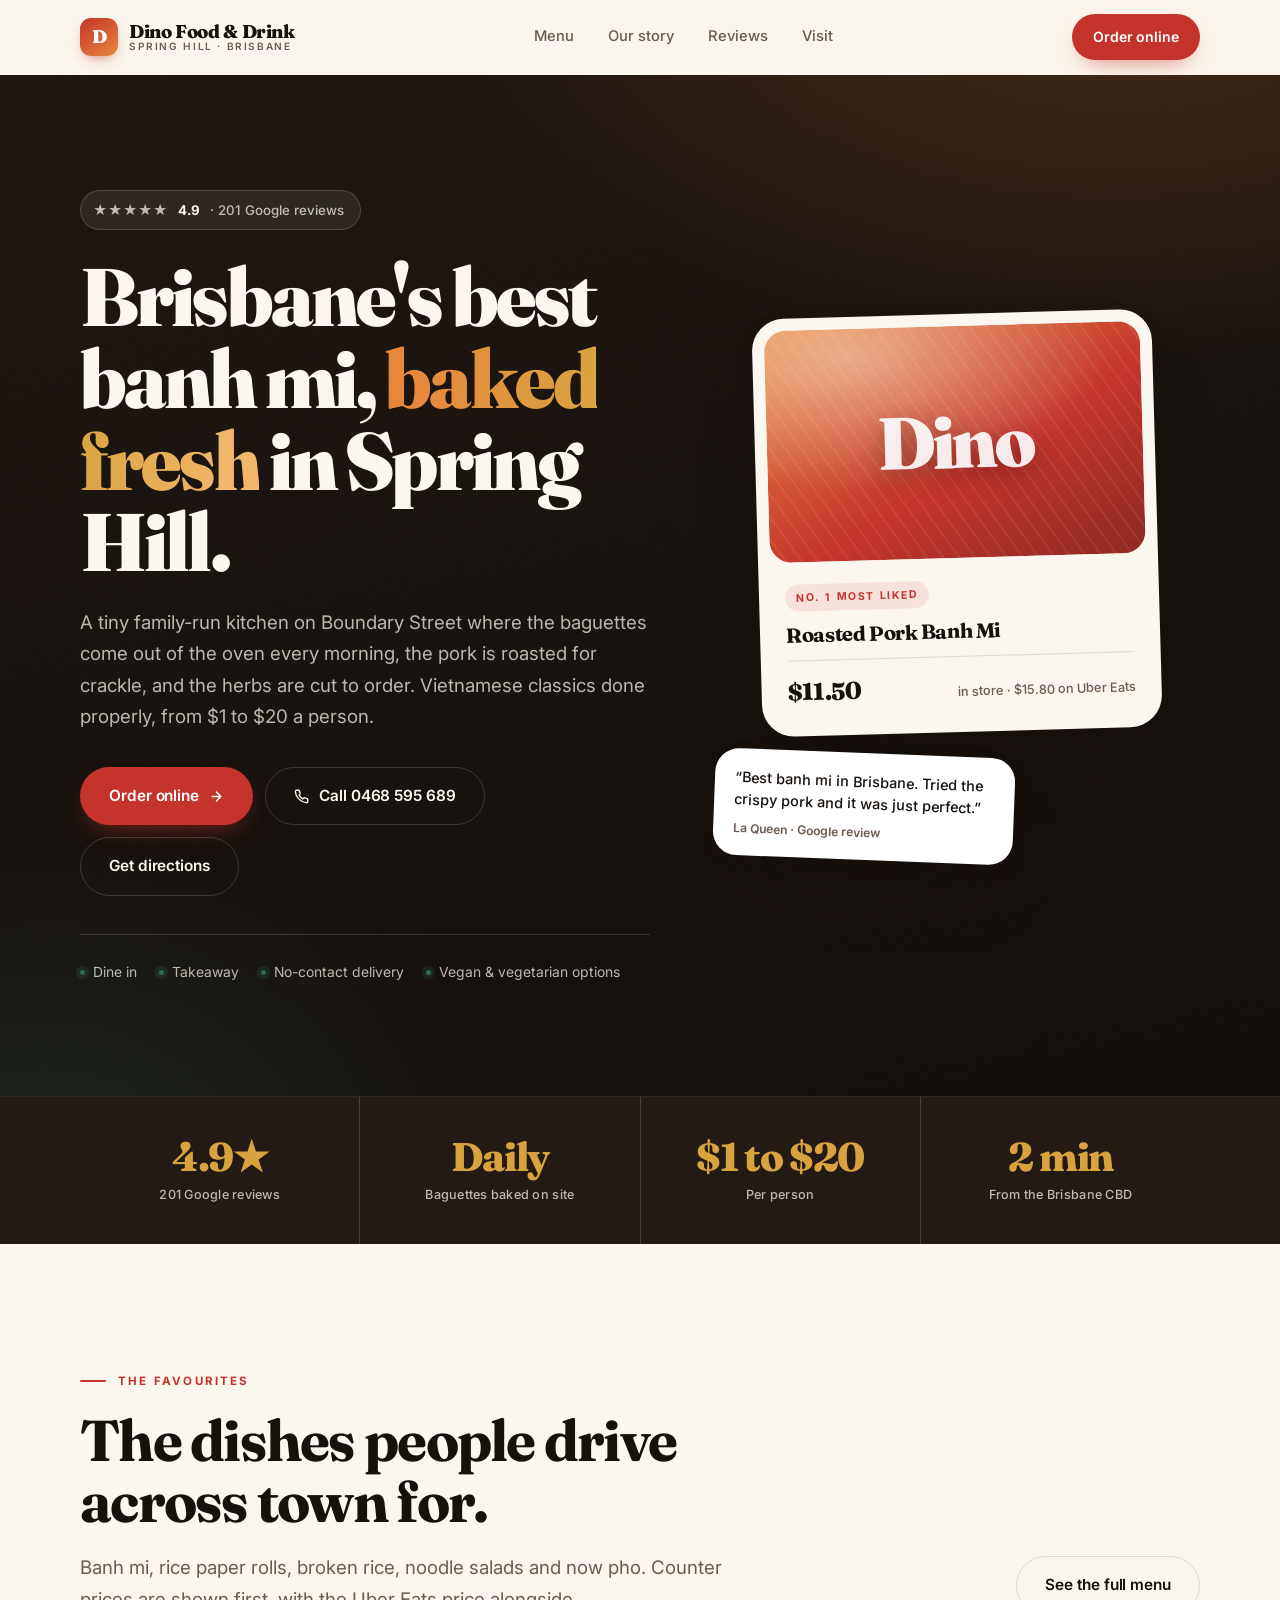
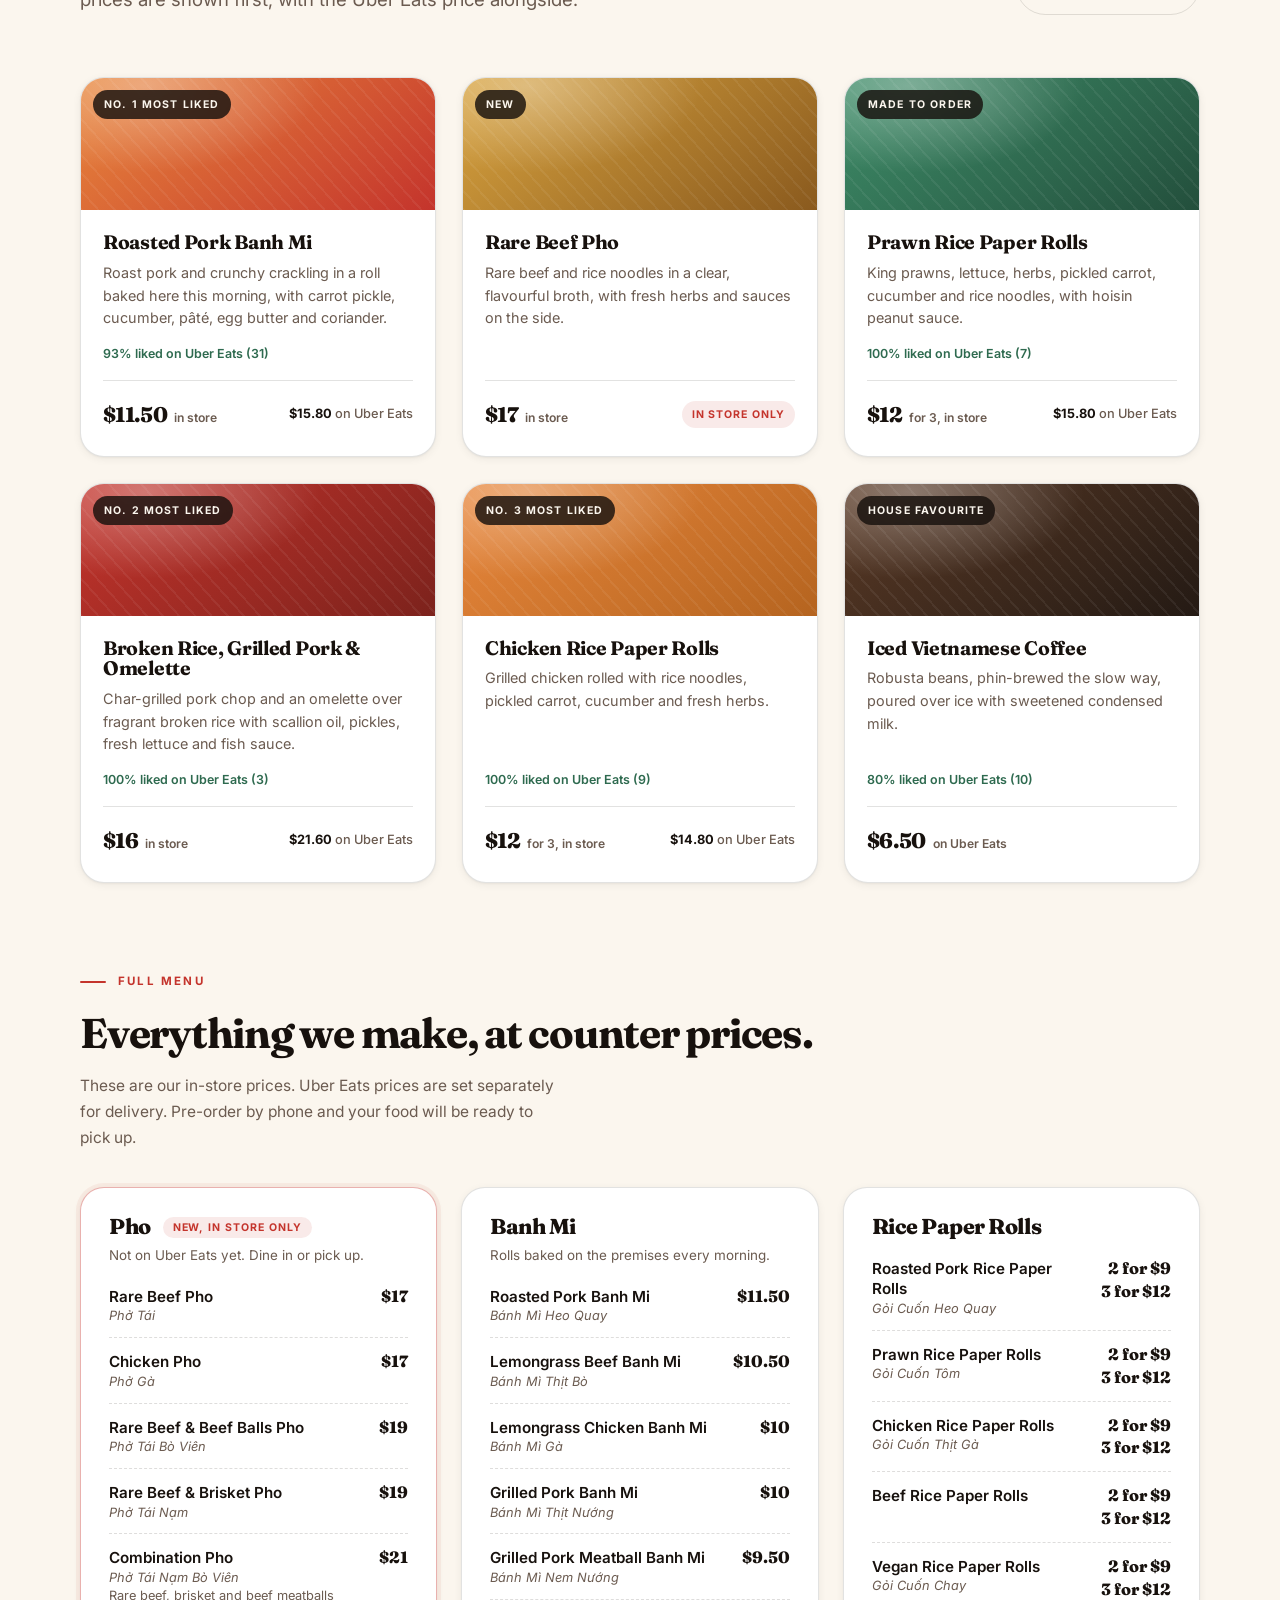
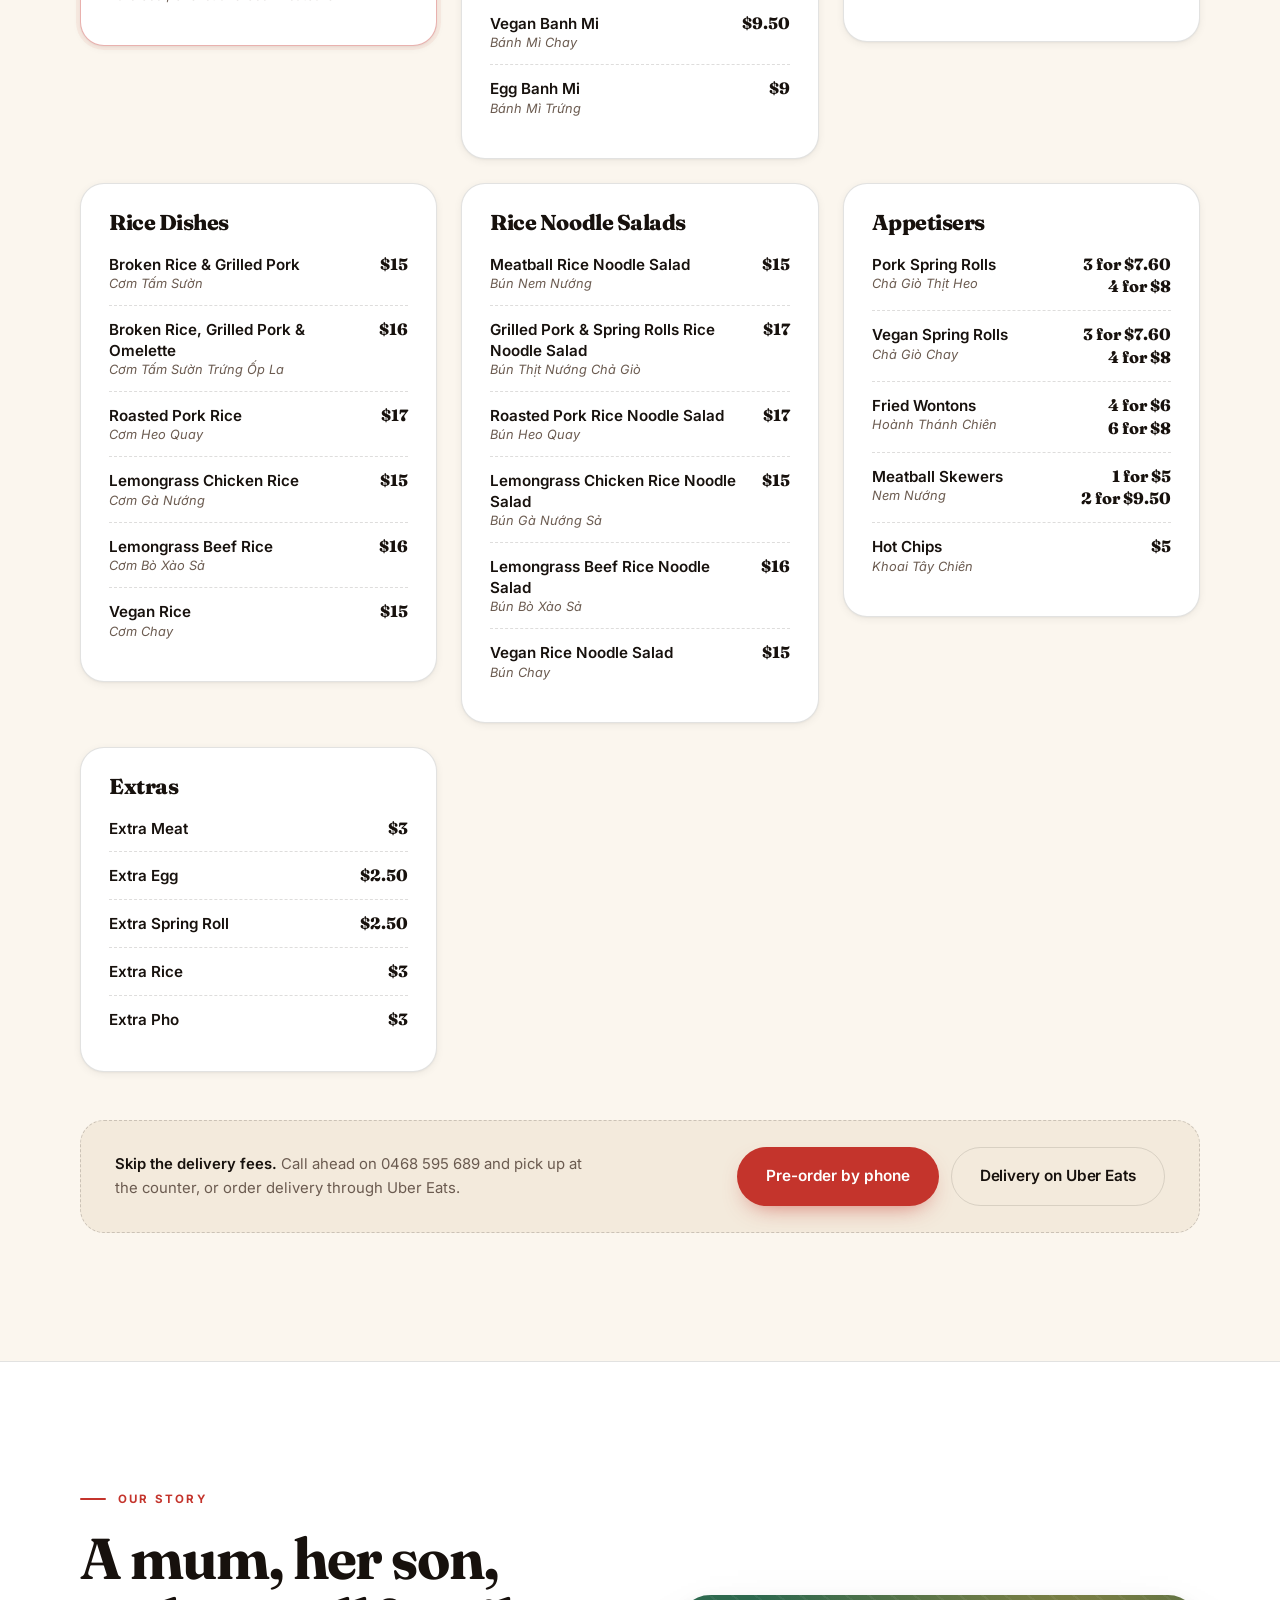
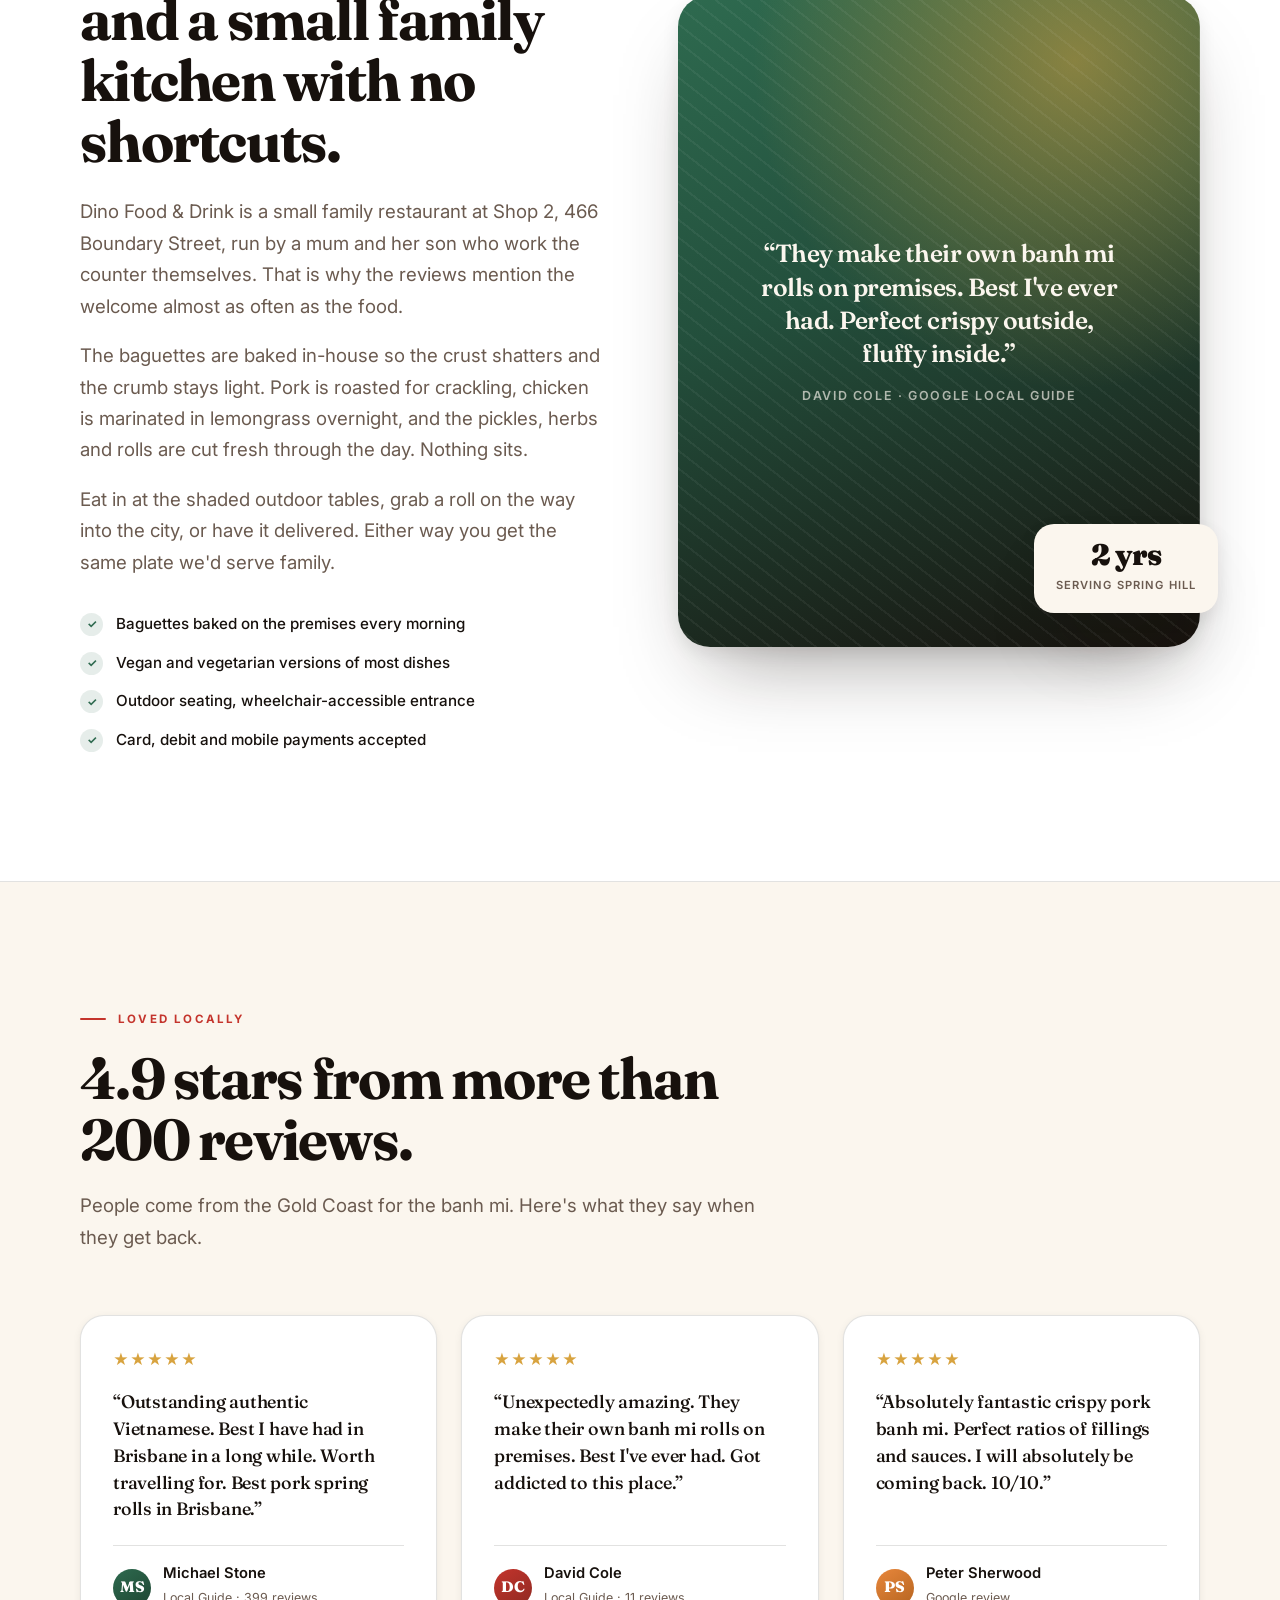
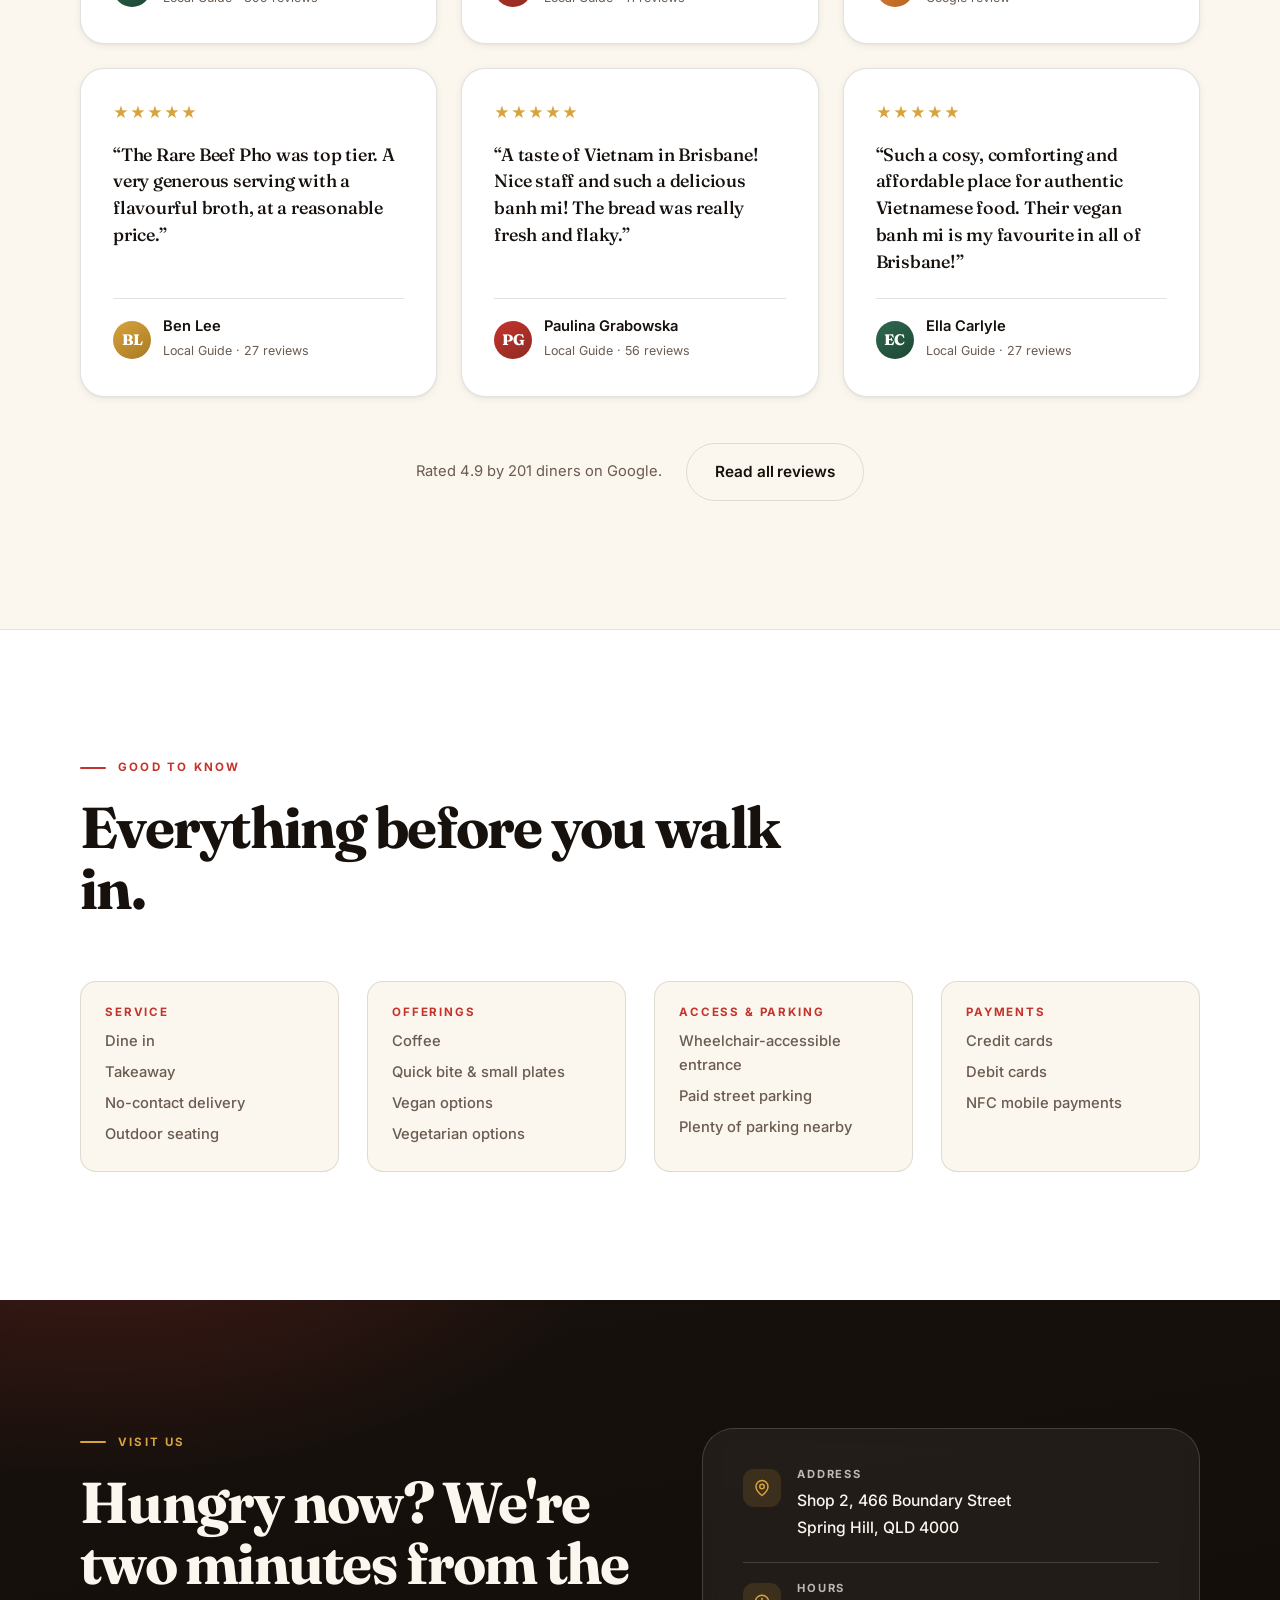
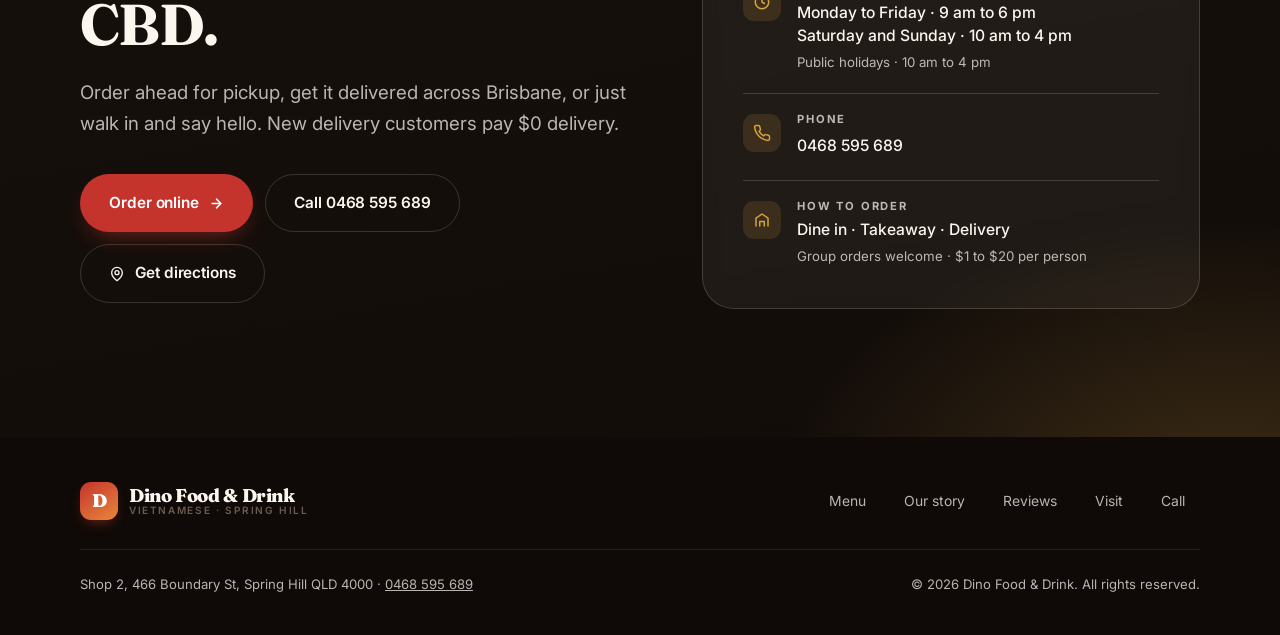
<file: index.html>
<!DOCTYPE html>
<html lang="en">
<head>
<meta charset="UTF-8">
<meta name="viewport" content="width=device-width, initial-scale=1.0">
<title>Dino Food &amp; Drink | Brisbane's Best Banh Mi, Baked Fresh in Spring Hill</title>
<meta name="description" content="A family-run Vietnamese kitchen on Boundary Street, Spring Hill. Baguettes baked on the premises every morning, roast pork with crackle, rice paper rolls and phin-brewed coffee. 4.9★ from 200+ Google reviews.">

<link rel="canonical" href="https://dinofoodanddrink.com.au/">

<link rel="icon" href="data:image/svg+xml,%3Csvg xmlns='http://www.w3.org/2000/svg' viewBox='0 0 64 64'%3E%3Crect width='64' height='64' rx='14' fill='%23C4342C'/%3E%3Ctext x='32' y='46' font-family='Georgia,serif' font-size='42' font-weight='bold' fill='%23FBF6EE' text-anchor='middle'%3ED%3C/text%3E%3C/svg%3E">

<!-- Social sharing preview -->
<meta property="og:type" content="restaurant">
<meta property="og:title" content="Dino Food &amp; Drink | Spring Hill, Brisbane">
<meta property="og:description" content="Brisbane's best banh mi, baked fresh in Spring Hill. 4.9★ from 200+ Google reviews. Dine in, takeaway or delivered.">
<meta property="og:url" content="https://dinofoodanddrink.com.au/">
<meta property="og:locale" content="en_AU">
<meta name="twitter:card" content="summary_large_image">
<meta name="twitter:title" content="Dino Food &amp; Drink | Spring Hill, Brisbane">
<meta name="twitter:description" content="Brisbane's best banh mi, baked fresh in Spring Hill. 4.9★ from 200+ Google reviews.">
<meta name="theme-color" content="#17110D">

<script>document.documentElement.className += ' js';</script>

<link rel="preconnect" href="https://fonts.googleapis.com">
<link rel="preconnect" href="https://fonts.gstatic.com" crossorigin>
<link href="https://fonts.googleapis.com/css2?family=Fraunces:opsz,wght@9..144,500;9..144,600;9..144,700;9..144,900&family=Inter:wght@400;500;600;700&display=swap" rel="stylesheet">

<style>
/* ============================================================
   TOKENS
   ============================================================ */
:root{
  --ink:#17110D;          /* espresso, primary dark */
  --ink-2:#241A14;
  --cream:#FBF6EE;        /* warm paper */
  --cream-2:#F3EADC;
  --white:#ffffff;
  --chilli:#C4342C;       /* lacquer red, primary accent */
  --chilli-dark:#A62A23;
  --amber:#E8873C;        /* warm secondary */
  --herb:#2E6A4F;         /* fresh green */
  --gold:#D8A33F;
  --muted:#6B5B50;
  --muted-on-dark:rgba(251,246,238,.72);
  --line:rgba(23,17,13,.12);
  --line-dark:rgba(251,246,238,.16);

  --serif:'Fraunces', 'Iowan Old Style', Georgia, serif;
  --sans:'Inter', -apple-system, BlinkMacSystemFont, 'Segoe UI', Roboto, sans-serif;

  --r-sm:10px;
  --r:16px;
  --r-lg:24px;
  --r-xl:32px;

  --shadow-sm:0 2px 8px rgba(23,17,13,.06), 0 1px 2px rgba(23,17,13,.04);
  --shadow:0 18px 40px -18px rgba(23,17,13,.28), 0 2px 8px rgba(23,17,13,.05);
  --shadow-lg:0 40px 80px -32px rgba(23,17,13,.42), 0 6px 18px rgba(23,17,13,.08);

  --pad:clamp(20px, 5vw, 40px);
  --gap-section:clamp(72px, 10vw, 136px);
}

/* ============================================================
   RESET / BASE
   ============================================================ */
*,*::before,*::after{box-sizing:border-box;}
html{-webkit-text-size-adjust:100%; scroll-behavior:smooth;}
@media (prefers-reduced-motion: reduce){ html{scroll-behavior:auto;} }

body{
  margin:0;
  background:var(--cream);
  color:var(--ink);
  font-family:var(--sans);
  font-size:17px;
  line-height:1.62;
  -webkit-font-smoothing:antialiased;
  text-rendering:optimizeLegibility;
  overflow-x:hidden;
}
img{max-width:100%; display:block;}
a{color:inherit;}
h1,h2,h3,h4{margin:0; font-family:var(--serif); font-weight:700; line-height:1.06; letter-spacing:-.022em;}
p{margin:0;}
ul{margin:0; padding:0; list-style:none;}

.wrap{width:100%; max-width:1200px; margin-inline:auto; padding-inline:var(--pad);}
.section{padding-block:var(--gap-section);}

/* Type scale */
.h-display{font-size:clamp(2.55rem, 8.2vw, 5.1rem); font-weight:900; line-height:1.0; letter-spacing:-.035em;}
.h1{font-size:clamp(2.1rem, 5.6vw, 3.6rem); letter-spacing:-.03em;}
.h2{font-size:clamp(1.35rem, 2.6vw, 1.75rem); letter-spacing:-.02em;}
.h3{font-size:clamp(1.08rem, 2vw, 1.22rem); letter-spacing:-.015em;}

.eyebrow{
  font-family:var(--sans);
  font-size:.72rem; font-weight:700;
  letter-spacing:.19em; text-transform:uppercase;
  color:var(--chilli);
  display:flex; align-items:center; gap:12px;
  margin-bottom:20px;
}
.eyebrow::before{
  content:""; width:26px; height:2px; background:var(--chilli); border-radius:2px; flex:none;
}
.eyebrow--light{color:var(--gold);}
.eyebrow--light::before{background:var(--gold);}

.lede{
  font-size:clamp(1.03rem, 1.6vw, 1.17rem);
  color:var(--muted);
  line-height:1.68;
  max-width:60ch;
}
.lede--on-dark{color:var(--muted-on-dark);}

/* ============================================================
   BUTTONS
   ============================================================ */
.btn{
  --btn-bg:var(--chilli);
  --btn-fg:#fff;
  display:inline-flex; align-items:center; justify-content:center; gap:10px;
  padding:16px 28px;
  min-height:56px;
  background:var(--btn-bg); color:var(--btn-fg);
  font-family:var(--sans); font-size:.96rem; font-weight:600; letter-spacing:-.005em;
  text-decoration:none; white-space:nowrap;
  border:1px solid transparent; border-radius:999px;
  cursor:pointer;
  transition:transform .22s cubic-bezier(.2,.7,.3,1), box-shadow .22s ease, background-color .22s ease, color .22s ease, border-color .22s ease;
  box-shadow:0 10px 24px -12px rgba(196,52,44,.75);
}
.btn:hover{transform:translateY(-2px); box-shadow:0 18px 32px -14px rgba(196,52,44,.85); background:var(--chilli-dark);}
.btn:active{transform:translateY(0);}
.btn:focus-visible{outline:3px solid var(--gold); outline-offset:3px;}

.btn--ghost{--btn-bg:transparent; --btn-fg:var(--ink); border-color:var(--line); box-shadow:none;}
.btn--ghost:hover{background:var(--ink); color:var(--cream); border-color:var(--ink); box-shadow:0 14px 28px -16px rgba(23,17,13,.6);}

.btn--onDark{--btn-bg:transparent; --btn-fg:var(--cream); border-color:var(--line-dark); box-shadow:none;}
.btn--onDark:hover{background:var(--cream); color:var(--ink); border-color:var(--cream);}

.btn--light{--btn-bg:var(--cream); --btn-fg:var(--ink); box-shadow:none;}
.btn--light:hover{background:#fff; box-shadow:0 18px 32px -18px rgba(0,0,0,.6);}

.btn--sm{padding:11px 20px; min-height:44px; font-size:.88rem;}
.btn svg{flex:none;}

.btn-row{display:flex; flex-wrap:wrap; gap:12px;}

/* ============================================================
   HEADER
   ============================================================ */
.site-header{
  position:sticky; top:0; z-index:60;
  background:rgba(251,246,238,.82);
  backdrop-filter:saturate(160%) blur(14px);
  -webkit-backdrop-filter:saturate(160%) blur(14px);
  border-bottom:1px solid transparent;
  transition:border-color .3s ease, background-color .3s ease, box-shadow .3s ease;
}
.site-header.is-stuck{border-bottom-color:var(--line); box-shadow:0 6px 24px -18px rgba(23,17,13,.5);}
.nav{display:flex; align-items:center; justify-content:space-between; gap:20px; height:74px;}

.brand{display:flex; align-items:center; gap:11px; text-decoration:none; flex:none;}
.brand__mark{
  width:38px; height:38px; border-radius:11px; flex:none;
  background:linear-gradient(145deg, var(--chilli), var(--amber));
  color:#fff;
  display:grid; place-items:center;
  font-family:var(--serif); font-weight:900; font-size:1.15rem; line-height:1;
  box-shadow:0 6px 14px -6px rgba(196,52,44,.7);
}
.brand__text{display:flex; flex-direction:column; line-height:1.05;}
.brand__name{font-family:var(--serif); font-weight:800; font-size:1.16rem; letter-spacing:-.02em;}
.brand__sub{font-size:.63rem; font-weight:600; letter-spacing:.16em; text-transform:uppercase; color:var(--muted);}

.nav__links{display:flex; align-items:center; gap:6px;}
.nav__links a{
  text-decoration:none; font-size:.92rem; font-weight:500; color:var(--muted);
  padding:9px 14px; border-radius:999px;
  transition:color .2s ease, background-color .2s ease;
}
.nav__links a:hover{color:var(--ink); background:rgba(23,17,13,.05);}
.nav__cta{display:flex; align-items:center; gap:10px; flex:none;}

@media (max-width:940px){ .nav__links{display:none;} }
/* Let the wordmark shrink and ellipsis rather than push the CTA off-screen */
@media (max-width:560px){
  .brand{flex:1 1 auto; min-width:0;}   /* overrides flex:none so it can shrink */
  .brand__text{min-width:0;}
  .brand__name{white-space:nowrap; overflow:hidden; text-overflow:ellipsis;}
}
@media (max-width:420px){
  .nav{height:66px; gap:12px;}
  .brand__sub{display:none;}
  .brand__name{font-size:1.02rem;}
  .brand__mark{width:34px; height:34px; border-radius:10px; font-size:1.05rem;}
  .nav__cta .btn{padding:10px 14px; font-size:.82rem;}
}

/* ============================================================
   HERO
   ============================================================ */
.hero{
  position:relative;
  background:
    radial-gradient(1100px 620px at 88% -10%, rgba(232,135,60,.20), transparent 62%),
    radial-gradient(760px 520px at 4% 108%, rgba(46,106,79,.24), transparent 64%),
    linear-gradient(168deg, #1D140F 0%, var(--ink) 46%, #120C09 100%);
  color:var(--cream);
  overflow:hidden;
  isolation:isolate;
}
.hero::after{
  /* subtle grain */
  content:""; position:absolute; inset:0; z-index:0; pointer-events:none; opacity:.5;
  background-image:url("data:image/svg+xml,%3Csvg xmlns='http://www.w3.org/2000/svg' width='140' height='140'%3E%3Cfilter id='n'%3E%3CfeTurbulence type='fractalNoise' baseFrequency='.85' numOctaves='3'/%3E%3C/filter%3E%3Crect width='140' height='140' filter='url(%23n)' opacity='.055'/%3E%3C/svg%3E");
}
.hero__inner{
  position:relative; z-index:1;
  display:grid; grid-template-columns:1.08fr .92fr; gap:clamp(32px, 5vw, 76px);
  align-items:center;
  padding-block:clamp(64px, 9vw, 118px) clamp(72px, 9vw, 112px);
}
@media (max-width:940px){
  .hero__inner{grid-template-columns:1fr; gap:44px; padding-block:52px 64px;}
}

.rating-chip{
  display:inline-flex; align-items:center; gap:10px;
  padding:8px 16px 8px 12px;
  background:rgba(251,246,238,.08);
  border:1px solid var(--line-dark);
  border-radius:999px;
  font-size:.83rem; font-weight:500; color:var(--cream);
  margin-bottom:26px;
  backdrop-filter:blur(6px);
}
.stars{color:var(--gold); letter-spacing:1px; font-size:.86rem;}
.rating-chip b{font-weight:700;}
.rating-chip span{color:var(--muted-on-dark);}

.hero h1{margin-bottom:24px;}
.hero h1 em{
  font-style:normal;
  color:transparent;
  background:linear-gradient(96deg, var(--amber) 8%, var(--gold) 52%, #F2B76B 92%);
  -webkit-background-clip:text; background-clip:text;
}
.hero .lede{margin-bottom:34px; max-width:52ch;}
.hero .btn-row{margin-bottom:38px;}

.hero__meta{
  display:flex; flex-wrap:wrap; align-items:center; gap:10px 22px;
  padding-top:26px; border-top:1px solid var(--line-dark);
  font-size:.87rem; color:var(--muted-on-dark);
}
.hero__meta span{display:inline-flex; align-items:center; gap:8px;}
.dot{width:5px; height:5px; border-radius:50%; background:var(--herb); flex:none; box-shadow:0 0 0 4px rgba(46,106,79,.22);}

/* Hero visual: stacked cards. Add a photo by setting --photo on .hero-card__art */
.hero__visual{position:relative; display:flex; flex-direction:column; align-items:center; gap:22px; min-height:340px;}
@media (max-width:940px){ .hero__visual{min-height:0;} }

.hero-card{
  width:100%; max-width:400px;
  background:var(--cream);
  color:var(--ink);
  border-radius:var(--r-xl);
  padding:12px;
  box-shadow:var(--shadow-lg);
  transform:rotate(-1.6deg);
  transition:transform .5s cubic-bezier(.2,.7,.3,1);
}
.hero-card:hover{transform:rotate(0deg) translateY(-4px);}
.hero-card__art{
  height:clamp(180px, 26vw, 232px);
  border-radius:22px;
  background-image:var(--photo, none),
    radial-gradient(120% 100% at 22% 12%, rgba(255,255,255,.42), transparent 58%),
    linear-gradient(150deg, #E8873C 0%, #C4342C 58%, #8E2A22 100%);
  background-size:cover; background-position:center;
  position:relative; overflow:hidden;
  display:grid; place-items:center;
}
.hero-card__art::before{
  content:""; position:absolute; inset:0;
  background:repeating-linear-gradient(56deg, rgba(255,255,255,.07) 0 2px, transparent 2px 13px);
}
.hero-card__glyph{
  position:relative;
  font-family:var(--serif); font-weight:900; font-size:clamp(3.4rem, 8vw, 4.6rem);
  color:rgba(255,255,255,.9); letter-spacing:-.05em; line-height:1;
  text-shadow:0 8px 24px rgba(0,0,0,.28);
}
.hero-card__body{padding:20px 14px 12px;}
.hero-card__rank{
  display:inline-block; font-size:.66rem; font-weight:700; letter-spacing:.15em; text-transform:uppercase;
  color:var(--chilli); background:rgba(196,52,44,.1);
  padding:5px 11px; border-radius:999px; margin-bottom:12px;
}
.hero-card__title{font-family:var(--serif); font-weight:700; font-size:1.28rem; letter-spacing:-.02em; line-height:1.2;}
.hero-card__row{
  display:flex; align-items:baseline; justify-content:space-between; gap:14px;
  margin-top:12px; padding-top:12px; border-top:1px solid var(--line);
}
.hero-card__price{font-family:var(--serif); font-weight:800; font-size:1.5rem; letter-spacing:-.03em;}
.hero-card__note{font-size:.8rem; color:var(--muted); font-weight:500;}

/* Sits below the dish card, never over it, so the dish name and price stay readable */
.hero-quote{
  align-self:flex-start;
  max-width:300px;
  background:var(--white); color:var(--ink);
  border-radius:var(--r-lg);
  padding:18px 20px;
  box-shadow:var(--shadow-lg);
  transform:rotate(2.2deg);
  font-size:.9rem; line-height:1.5;
}
.hero-quote p{font-weight:500;}
.hero-quote footer{margin-top:10px; font-size:.76rem; color:var(--muted); font-weight:600;}
@media (max-width:940px){ .hero-quote{align-self:center; transform:none; max-width:400px;} }

/* ============================================================
   STAT BAR
   ============================================================ */
.stats{background:var(--ink-2); color:var(--cream); border-top:1px solid rgba(255,255,255,.06);}
.stats__grid{
  display:grid; grid-template-columns:repeat(4, 1fr);
  gap:1px; background:var(--line-dark);
}
.stat{background:var(--ink-2); padding:clamp(26px, 3.4vw, 40px) clamp(14px, 2vw, 26px); text-align:center;}
.stat b{
  display:block; font-family:var(--serif); font-weight:800;
  font-size:clamp(1.7rem, 4vw, 2.5rem); letter-spacing:-.035em; line-height:1;
  color:var(--gold); margin-bottom:9px;
}
.stat span{font-size:.79rem; font-weight:500; color:var(--muted-on-dark); letter-spacing:.02em; line-height:1.4; display:block;}
@media (max-width:700px){
  .stats__grid{grid-template-columns:repeat(2, 1fr);}
}

/* ============================================================
   SECTION HEADS
   ============================================================ */
.sec-head{max-width:64ch; margin-bottom:clamp(38px, 5vw, 62px);}
.sec-head .h1{margin-bottom:20px;}
.sec-head--split{
  display:flex; align-items:flex-end; justify-content:space-between; gap:34px;
  max-width:none;
}
.sec-head--split > div:first-child{max-width:62ch;}
@media (max-width:820px){
  .sec-head--split{flex-direction:column; align-items:flex-start; gap:22px;}
}

/* ============================================================
   MENU
   ============================================================ */
.menu-grid{
  display:grid; grid-template-columns:repeat(auto-fit, minmax(min(272px, 100%), 1fr));
  gap:clamp(16px, 2.2vw, 26px);
}
.dish{
  display:flex; flex-direction:column;
  background:var(--white);
  border:1px solid var(--line);
  border-radius:var(--r-lg);
  overflow:hidden;
  box-shadow:var(--shadow-sm);
  transition:transform .3s cubic-bezier(.2,.7,.3,1), box-shadow .3s ease, border-color .3s ease;
}
.dish:hover{transform:translateY(-6px); box-shadow:var(--shadow); border-color:rgba(196,52,44,.32);}
/* To use real photography: set --photo: url('images/banh-mi.jpg') on the .dish__art element */
.dish__art{
  height:132px; position:relative; overflow:hidden;
  background-image:var(--photo, none), var(--tint, linear-gradient(140deg, #E8873C, #C4342C));
  background-size:cover; background-position:center;
}
.dish__art::before{
  content:""; position:absolute; inset:0;
  background:
    radial-gradient(90% 120% at 18% 6%, rgba(255,255,255,.34), transparent 55%),
    repeating-linear-gradient(48deg, rgba(255,255,255,.06) 0 2px, transparent 2px 12px);
}
.dish__badge{
  position:absolute; top:12px; left:12px; z-index:1;
  background:rgba(23,17,13,.82); color:var(--cream);
  font-size:.66rem; font-weight:700; letter-spacing:.11em; text-transform:uppercase;
  padding:6px 11px; border-radius:999px;
  backdrop-filter:blur(4px);
}
.dish__body{padding:22px 22px 24px; display:flex; flex-direction:column; flex:1;}
.dish__name{margin-bottom:9px;}
.dish__desc{font-size:.9rem; color:var(--muted); line-height:1.58; margin-bottom:20px; flex:1;}
.dish__liked{font-size:.78rem; font-weight:600; color:var(--herb); margin:-6px 0 16px;}
.dish__foot{display:flex; flex-wrap:wrap; align-items:center; justify-content:space-between; gap:8px 12px; padding-top:16px; border-top:1px solid var(--line);}
.dish__pricing{display:flex; align-items:baseline; gap:7px; flex-wrap:wrap;}
.dish__price{font-family:var(--serif); font-weight:800; font-size:1.32rem; letter-spacing:-.03em;}
.dish__where{font-size:.76rem; font-weight:600; color:var(--muted);}
.dish__alt{font-size:.8rem; color:var(--muted); font-weight:500;}
.dish__alt b{color:var(--ink); font-weight:700;}
.tag{
  display:inline-block; white-space:nowrap;
  font-family:var(--sans); font-size:.66rem; font-weight:700; letter-spacing:.09em; text-transform:uppercase;
  color:var(--chilli); background:rgba(196,52,44,.1);
  padding:5px 10px; border-radius:999px;
}

/* Full in-store menu, rendered from menu.js */
.fullmenu{margin-top:clamp(56px, 7vw, 96px);}
.fullmenu__head{display:flex; flex-wrap:wrap; align-items:flex-end; justify-content:space-between; gap:18px 40px; margin-bottom:clamp(24px, 3vw, 36px);}
.fullmenu__head .h1{font-size:clamp(1.75rem, 4.2vw, 2.6rem);}
.fullmenu__head .lede{font-size:.97rem; max-width:48ch;}
.fullmenu__grid{
  display:grid; grid-template-columns:repeat(auto-fit, minmax(min(320px, 100%), 1fr));
  gap:clamp(16px, 2.2vw, 24px); align-items:start;
}
.mcat{background:var(--white); border:1px solid var(--line); border-radius:var(--r-lg); padding:clamp(20px, 2.6vw, 28px); box-shadow:var(--shadow-sm);}
.mcat--feature{border-color:rgba(196,52,44,.38); box-shadow:0 0 0 4px rgba(196,52,44,.06), var(--shadow-sm);}
.mcat__title{display:flex; flex-wrap:wrap; align-items:center; gap:8px 12px; font-size:1.35rem; font-weight:800; margin-bottom:6px;}
.mcat__note{font-size:.84rem; color:var(--muted); margin-bottom:6px;}
.mi{display:flex; align-items:baseline; justify-content:space-between; gap:14px; padding:12px 0; border-top:1px dashed rgba(23,17,13,.14);}
.mcat__title + .mi, .mcat__note + .mi{border-top:0;}
.mi__name{min-width:0; font-weight:600; font-size:.95rem; line-height:1.35;}
.mi__vi, .mi__desc{display:block; font-weight:400; font-size:.8rem; line-height:1.4; color:var(--muted);}
.mi__vi{font-style:italic;}
.mi__price{flex:none; text-align:right; font-family:var(--serif); font-weight:800; font-size:1.02rem; line-height:1.4; white-space:nowrap;}
.mi__price span{display:block;}
.menu-error{padding:22px; background:var(--cream-2); border-radius:var(--r); color:var(--muted); font-weight:500;}
.menu-error a{color:var(--chilli); font-weight:700;}

.menu-foot{
  margin-top:clamp(30px, 4vw, 48px);
  display:flex; flex-wrap:wrap; align-items:center; justify-content:space-between; gap:20px;
  padding:26px clamp(20px,3vw,34px);
  background:var(--cream-2);
  border:1px dashed rgba(23,17,13,.18);
  border-radius:var(--r-lg);
}
.menu-foot p{font-size:.93rem; color:var(--muted); max-width:52ch;}
.menu-foot b{color:var(--ink); font-weight:600;}

/* ============================================================
   STORY / ABOUT
   ============================================================ */
.story{background:var(--white); border-block:1px solid var(--line);}
.story__grid{
  display:grid; grid-template-columns:1fr 1fr; gap:clamp(36px, 6vw, 80px); align-items:center;
}
@media (max-width:900px){ .story__grid{grid-template-columns:1fr; gap:44px;} }

.story__copy p + p{margin-top:18px;}
.story__list{margin-top:34px; display:grid; gap:14px;}
.story__list li{
  display:flex; gap:13px; align-items:flex-start;
  font-size:.95rem; font-weight:500; color:var(--ink);
}
.tick{
  flex:none; width:23px; height:23px; border-radius:50%; margin-top:1px;
  background:rgba(46,106,79,.12); color:var(--herb);
  display:grid; place-items:center; font-size:.72rem; font-weight:700;
}

/* Photo panel: set --photo to swap in a real image */
.story__panel{position:relative;}
.panel-img{
  aspect-ratio:4/5;
  border-radius:var(--r-xl);
  background-image:var(--photo, none),
    radial-gradient(110% 90% at 76% 10%, rgba(216,163,63,.55), transparent 56%),
    linear-gradient(160deg, #2E6A4F 0%, #234F3C 42%, #17110D 100%);
  background-size:cover; background-position:center;
  box-shadow:var(--shadow-lg);
  position:relative; overflow:hidden;
  display:grid; place-items:center; padding:34px;
}
.panel-img::before{
  content:""; position:absolute; inset:0;
  background:repeating-linear-gradient(38deg, rgba(255,255,255,.05) 0 2px, transparent 2px 14px);
}
.panel-quote{
  position:relative; text-align:center; color:var(--cream);
  font-family:var(--serif); font-weight:600; font-size:clamp(1.2rem, 2.4vw, 1.55rem);
  line-height:1.34; letter-spacing:-.02em;
}
.panel-quote footer{
  margin-top:18px; font-family:var(--sans); font-size:.78rem; font-weight:600;
  letter-spacing:.13em; text-transform:uppercase; color:rgba(251,246,238,.66);
}
.panel-badge{
  position:absolute; right:-18px; bottom:34px;
  background:var(--cream); color:var(--ink);
  border-radius:20px; padding:16px 22px;
  box-shadow:var(--shadow-lg);
  text-align:center;
}
.panel-badge b{display:block; font-family:var(--serif); font-weight:900; font-size:1.85rem; letter-spacing:-.04em; line-height:1;}
.panel-badge span{font-size:.7rem; font-weight:600; letter-spacing:.1em; text-transform:uppercase; color:var(--muted);}
@media (max-width:900px){
  .panel-img{aspect-ratio:16/11;}
  .panel-badge{right:16px; bottom:-22px;}
}

/* ============================================================
   TESTIMONIALS
   ============================================================ */
.reviews{background:var(--cream);}
.reviews__grid{
  display:grid; grid-template-columns:repeat(auto-fit, minmax(min(288px, 100%), 1fr));
  gap:clamp(16px, 2.2vw, 24px);
}
.review{
  background:var(--white);
  border:1px solid var(--line);
  border-radius:var(--r-lg);
  padding:clamp(24px, 3vw, 32px);
  display:flex; flex-direction:column;
  box-shadow:var(--shadow-sm);
  transition:transform .3s cubic-bezier(.2,.7,.3,1), box-shadow .3s ease;
}
.review:hover{transform:translateY(-4px); box-shadow:var(--shadow);}
.review .stars{font-size:.95rem; margin-bottom:16px;}
.review blockquote{
  margin:0 0 22px;
  font-family:var(--serif); font-weight:500;
  font-size:clamp(1.03rem, 1.5vw, 1.12rem); line-height:1.5; letter-spacing:-.012em;
  flex:1;
}
.review footer{display:flex; align-items:center; gap:12px; padding-top:18px; border-top:1px solid var(--line);}
.avatar{
  width:38px; height:38px; border-radius:50%; flex:none;
  display:grid; place-items:center;
  font-family:var(--serif); font-weight:800; font-size:.95rem; color:#fff;
  background:linear-gradient(145deg, var(--herb), #1E4632);
}
.avatar--b{background:linear-gradient(145deg, var(--chilli), #8E2A22);}
.avatar--c{background:linear-gradient(145deg, var(--amber), #B5641F);}
.avatar--d{background:linear-gradient(145deg, var(--gold), #A87A22);}
.review cite{display:block; font-style:normal; font-size:.92rem; font-weight:600; line-height:1.3;}
.review small{font-size:.78rem; color:var(--muted);}

.reviews__foot{
  margin-top:clamp(30px, 4vw, 46px);
  display:flex; flex-wrap:wrap; align-items:center; justify-content:center; gap:14px 24px;
  text-align:center;
}
.reviews__foot p{font-size:.92rem; color:var(--muted);}

/* ============================================================
   GOOD TO KNOW
   ============================================================ */
.know{background:var(--white); border-top:1px solid var(--line);}
.know__grid{display:grid; grid-template-columns:repeat(auto-fit, minmax(min(210px, 100%), 1fr)); gap:clamp(18px, 2.4vw, 28px);}
.know__item{padding:24px; background:var(--cream); border-radius:var(--r); border:1px solid var(--line);}
.know__item h3{font-family:var(--sans); font-size:.72rem; font-weight:700; letter-spacing:.16em; text-transform:uppercase; color:var(--chilli); margin-bottom:12px;}
.know__item ul{display:grid; gap:7px;}
.know__item li{font-size:.92rem; color:var(--muted); font-weight:500;}

/* ============================================================
   VISIT / FINAL CTA
   ============================================================ */
.visit{
  background:
    radial-gradient(880px 520px at 8% -20%, rgba(196,52,44,.30), transparent 62%),
    radial-gradient(760px 480px at 96% 110%, rgba(216,163,63,.22), transparent 60%),
    linear-gradient(170deg, var(--ink) 0%, #120C09 100%);
  color:var(--cream);
  position:relative; overflow:hidden;
}
.visit__grid{display:grid; grid-template-columns:1.05fr .95fr; gap:clamp(36px, 6vw, 72px); align-items:center;}
@media (max-width:900px){ .visit__grid{grid-template-columns:1fr; gap:44px;} }
.visit .btn-row{margin-top:34px;}

.info-card{
  background:rgba(251,246,238,.055);
  border:1px solid var(--line-dark);
  border-radius:var(--r-xl);
  padding:clamp(26px, 3.4vw, 40px);
  backdrop-filter:blur(8px);
}
.info-row{display:flex; gap:16px; padding-block:20px; border-bottom:1px solid var(--line-dark);}
.info-row:first-child{padding-top:0;}
.info-row:last-child{border-bottom:0; padding-bottom:0;}
.info-ico{
  flex:none; width:38px; height:38px; border-radius:11px;
  background:rgba(216,163,63,.14); color:var(--gold);
  display:grid; place-items:center;
}
.info-row h3{font-family:var(--sans); font-size:.7rem; font-weight:700; letter-spacing:.16em; text-transform:uppercase; color:var(--muted-on-dark); margin-bottom:6px;}
.info-row p, .info-row a{font-size:.98rem; font-weight:500; line-height:1.5; color:var(--cream); text-decoration:none;}
.info-row a:hover{color:var(--gold); text-decoration:underline; text-underline-offset:3px;}
.info-row small{display:block; font-size:.83rem; color:var(--muted-on-dark); margin-top:4px;}

/* ============================================================
   FOOTER
   ============================================================ */
.site-footer{background:#0F0A07; color:var(--muted-on-dark); padding-block:44px 40px; font-size:.87rem;}
.footer__top{
  display:flex; flex-wrap:wrap; align-items:center; justify-content:space-between; gap:24px;
  padding-bottom:28px; border-bottom:1px solid rgba(255,255,255,.09);
}
.footer__links{display:flex; flex-wrap:wrap; gap:8px;}
.footer__links a{
  text-decoration:none; color:var(--muted-on-dark); padding:8px 14px; border-radius:999px;
  border:1px solid transparent; transition:color .2s ease, border-color .2s ease;
}
.footer__links a:hover{color:var(--cream); border-color:var(--line-dark);}
.footer__bottom{padding-top:24px; display:flex; flex-wrap:wrap; gap:10px 22px; justify-content:space-between; font-size:.82rem;}
.footer__bottom a{color:var(--muted-on-dark);}
.site-footer .brand__name{color:var(--cream);}

/* Sticky mobile action bar */
.mobile-bar{
  display:none;
  position:fixed; left:0; right:0; bottom:0; z-index:70;
  padding:10px 12px calc(10px + env(safe-area-inset-bottom));
  background:rgba(23,17,13,.94);
  backdrop-filter:blur(12px);
  border-top:1px solid rgba(255,255,255,.1);
  gap:10px;
}
.mobile-bar .btn{flex:1; min-height:50px; padding:12px 14px; font-size:.9rem;}
@media (max-width:640px){
  .mobile-bar{display:flex;}
  body{padding-bottom:78px;}
}

/* ============================================================
   REVEAL
   ============================================================ */
/* Progressive enhancement: only hide if JS is running, so content is never
   permanently invisible when scripts fail or the observer never fires. */
.js .reveal{opacity:0; transform:translateY(22px); transition:opacity .7s ease, transform .7s cubic-bezier(.2,.7,.3,1);}
.js .reveal.is-in{opacity:1; transform:none;}
@media (prefers-reduced-motion: reduce){
  .reveal{opacity:1; transform:none; transition:none;}
  *{animation-duration:.001ms !important; transition-duration:.001ms !important;}
}

/* Standalone buttons outside a .btn-row need to go full width before they run out of room */
@media (max-width:560px){
  .menu-foot .btn, .sec-head--split .btn, .reviews__foot .btn{width:100%;}
  .menu-foot{text-align:left;}
}

/* Very small screens */
@media (max-width:380px){
  body{font-size:16px;}
  .btn{padding:14px 18px; font-size:.9rem; white-space:normal; text-align:center; line-height:1.3;}
  .btn-row{gap:10px;}
  .btn-row .btn{flex:1 1 100%;}
  .stat b{font-size:clamp(1.45rem, 7vw, 2rem);}
  .stat{padding-inline:10px;}
}
</style>
</head>
<body>

<!-- ================= HEADER ================= -->
<header class="site-header" id="top">
  <div class="wrap">
    <nav class="nav" aria-label="Primary">
      <a class="brand" href="#top">
        <span class="brand__mark" aria-hidden="true">D</span>
        <span class="brand__text">
          <span class="brand__name">Dino Food &amp; Drink</span>
          <span class="brand__sub">Spring Hill · Brisbane</span>
        </span>
      </a>

      <div class="nav__links">
        <a href="#menu">Menu</a>
        <a href="#story">Our story</a>
        <a href="#reviews">Reviews</a>
        <a href="#visit">Visit</a>
      </div>

      <div class="nav__cta">
        <a class="btn btn--sm" href="https://www.ubereats.com/au/store/dino-food-&amp;-drink/Jf55f-nFShqsC2IZewn_hA" target="_blank" rel="noopener">Order online</a>
      </div>
    </nav>
  </div>
</header>

<!-- ================= HERO ================= -->
<section class="hero">
  <div class="wrap hero__inner">
    <div>
      <div class="rating-chip">
        <span class="stars" aria-hidden="true">★★★★★</span>
        <b>4.9</b>
        <span>· 201 Google reviews</span>
      </div>

      <h1 class="h-display">Brisbane's best banh mi, <em>baked fresh</em> in Spring Hill.</h1>

      <p class="lede lede--on-dark">
        A tiny family-run kitchen on Boundary Street where the baguettes come out of the oven every
        morning, the pork is roasted for crackle, and the herbs are cut to order. Vietnamese classics
        done properly, from $1 to $20 a person.
      </p>

      <div class="btn-row">
        <a class="btn" href="https://www.ubereats.com/au/store/dino-food-&amp;-drink/Jf55f-nFShqsC2IZewn_hA" target="_blank" rel="noopener">
          Order online
          <svg width="15" height="15" viewBox="0 0 24 24" fill="none" stroke="currentColor" stroke-width="2.4" stroke-linecap="round" stroke-linejoin="round" aria-hidden="true"><path d="M5 12h13M12 5l7 7-7 7"/></svg>
        </a>
        <a class="btn btn--onDark" href="tel:0468595689">
          <svg width="15" height="15" viewBox="0 0 24 24" fill="none" stroke="currentColor" stroke-width="2.2" stroke-linecap="round" stroke-linejoin="round" aria-hidden="true"><path d="M22 16.9v3a2 2 0 0 1-2.2 2 19.8 19.8 0 0 1-8.6-3.1 19.5 19.5 0 0 1-6-6A19.8 19.8 0 0 1 2.1 4.2 2 2 0 0 1 4.1 2h3a2 2 0 0 1 2 1.7c.1 1 .4 1.9.7 2.8a2 2 0 0 1-.5 2.1L8.1 9.9a16 16 0 0 0 6 6l1.3-1.3a2 2 0 0 1 2.1-.4c.9.3 1.8.6 2.8.7a2 2 0 0 1 1.7 2Z"/></svg>
          Call 0468 595 689
        </a>
        <a class="btn btn--onDark" href="https://www.google.com/maps/place/Dino+Food+%26+Drink/@-27.4599475,153.0222981,17z/data=!4m15!1m8!3m7!1s0x6b91590d02d03d33:0x2b618df0729b9ac9!2sDino+Food+%26+Drink!8m2!3d-27.4606806!4d153.0223195!10e1!16s%2Fg%2F11kq66nlb3" target="_blank" rel="noopener">Get directions</a>
      </div>

      <div class="hero__meta">
        <span><i class="dot" aria-hidden="true"></i> Dine in</span>
        <span><i class="dot" aria-hidden="true"></i> Takeaway</span>
        <span><i class="dot" aria-hidden="true"></i> No-contact delivery</span>
        <span><i class="dot" aria-hidden="true"></i> Vegan &amp; vegetarian options</span>
      </div>
    </div>

    <!-- Hero visual. To use a photo: style="--photo:url('images/crackling-pork-banh-mi.jpg')" on .hero-card__art -->
    <div class="hero__visual">
      <article class="hero-card">
        <div class="hero-card__art">
          <span class="hero-card__glyph" aria-hidden="true">Dino</span>
        </div>
        <div class="hero-card__body">
          <span class="hero-card__rank">No. 1 most liked</span>
          <h2 class="hero-card__title" id="hero-dish-name">Roasted Pork Banh Mi</h2>
          <div class="hero-card__row">
            <span class="hero-card__price" id="hero-dish-price">$11.50</span>
            <span class="hero-card__note" id="hero-dish-note">in store · $15.80 on Uber Eats</span>
          </div>
        </div>
      </article>

      <div class="hero-quote">
        <p>“Best banh mi in Brisbane. Tried the crispy pork and it was just perfect.”</p>
        <footer>La Queen · Google review</footer>
      </div>
    </div>
  </div>
</section>

<!-- ================= STATS ================= -->
<section class="stats" aria-label="At a glance">
  <div class="wrap">
    <div class="stats__grid">
      <div class="stat reveal"><b>4.9★</b><span>201 Google reviews</span></div>
      <div class="stat reveal"><b>Daily</b><span>Baguettes baked on site</span></div>
      <div class="stat reveal"><b>$1 to $20</b><span>Per person</span></div>
      <div class="stat reveal"><b>2 min</b><span>From the Brisbane CBD</span></div>
    </div>
  </div>
</section>

<!-- ================= MENU ================= -->
<section class="section" id="menu">
  <div class="wrap">
    <div class="sec-head sec-head--split reveal">
      <div>
        <p class="eyebrow">The favourites</p>
        <h2 class="h1">The dishes people drive across town for.</h2>
        <p class="lede" style="margin-top:20px;">
          Banh mi, rice paper rolls, broken rice, noodle salads and now pho. Counter prices are
          shown first, with the Uber Eats price alongside.
        </p>
      </div>
      <a class="btn btn--ghost" href="#full-menu">See the full menu</a>
    </div>

    <!-- Featured cards and the full menu are built from menu.js. Edit prices there, not here. -->
    <div class="menu-grid" id="featured-menu">
      <noscript><p class="menu-error">Call <a href="tel:0468595689">0468 595 689</a> for our menu and prices.</p></noscript>
    </div>

    <div class="fullmenu" id="full-menu">
      <div class="fullmenu__head reveal">
        <div>
          <p class="eyebrow">Full menu</p>
          <h3 class="h1">Everything we make, at counter prices.</h3>
        </div>
        <p class="lede">
          These are our in-store prices. Uber Eats prices are set separately for delivery.
          Pre-order by phone and your food will be ready to pick up.
        </p>
      </div>

      <div class="fullmenu__grid" id="full-menu-list">
        <noscript><p class="menu-error">Call <a href="tel:0468595689">0468 595 689</a> for our full menu and prices.</p></noscript>
      </div>

      <div class="menu-foot reveal">
        <p><b>Skip the delivery fees.</b> Call ahead on 0468 595 689 and pick up at the counter, or order delivery through Uber Eats.</p>
        <div class="btn-row">
          <a class="btn" href="tel:0468595689">Pre-order by phone</a>
          <a class="btn btn--ghost" href="https://www.ubereats.com/au/store/dino-food-&amp;-drink/Jf55f-nFShqsC2IZewn_hA" target="_blank" rel="noopener">Delivery on Uber Eats</a>
        </div>
      </div>
    </div>
  </div>
</section>

<!-- ================= STORY ================= -->
<section class="section story" id="story">
  <div class="wrap story__grid">
    <div class="story__copy reveal">
      <p class="eyebrow">Our story</p>
      <h2 class="h1">A mum, her son, and a small family kitchen with no shortcuts.</h2>
      <div style="margin-top:24px;">
        <p class="lede">
          Dino Food &amp; Drink is a small family restaurant at Shop 2, 466 Boundary Street, run by a
          mum and her son who work the counter themselves. That is why the reviews mention the
          welcome almost as often as the food.
        </p>
        <p class="lede">
          The baguettes are baked in-house so the crust shatters and the crumb stays light. Pork is
          roasted for crackling, chicken is marinated in lemongrass overnight, and the pickles, herbs
          and rolls are cut fresh through the day. Nothing sits.
        </p>
        <p class="lede">
          Eat in at the shaded outdoor tables, grab a roll on the way into the city, or have it
          delivered. Either way you get the same plate we'd serve family.
        </p>
      </div>

      <ul class="story__list">
        <li><span class="tick" aria-hidden="true">✓</span> Baguettes baked on the premises every morning</li>
        <li><span class="tick" aria-hidden="true">✓</span> Vegan and vegetarian versions of most dishes</li>
        <li><span class="tick" aria-hidden="true">✓</span> Outdoor seating, wheelchair-accessible entrance</li>
        <li><span class="tick" aria-hidden="true">✓</span> Card, debit and mobile payments accepted</li>
      </ul>
    </div>

    <!-- Owner / shopfront photo slot: style="--photo:url('images/shopfront.jpg')" on .panel-img -->
    <div class="story__panel reveal">
      <div class="panel-img">
        <blockquote class="panel-quote">
          “They make their own banh mi rolls on premises. Best I've ever had. Perfect crispy
          outside, fluffy inside.”
          <footer>David Cole · Google Local Guide</footer>
        </blockquote>
      </div>
      <div class="panel-badge">
        <b>2 yrs</b>
        <span>Serving Spring Hill</span>
      </div>
    </div>
  </div>
</section>

<!-- ================= REVIEWS ================= -->
<section class="section reviews" id="reviews">
  <div class="wrap">
    <div class="sec-head reveal">
      <p class="eyebrow">Loved locally</p>
      <h2 class="h1">4.9 stars from more than 200 reviews.</h2>
      <p class="lede" style="margin-top:20px;">
        People come from the Gold Coast for the banh mi. Here's what they say when they get back.
      </p>
    </div>

    <div class="reviews__grid">
      <article class="review reveal">
        <div class="stars" aria-label="5 out of 5 stars">★★★★★</div>
        <blockquote>“Outstanding authentic Vietnamese. Best I have had in Brisbane in a long while. Worth travelling for. Best pork spring rolls in Brisbane.”</blockquote>
        <footer>
          <span class="avatar" aria-hidden="true">MS</span>
          <span><cite>Michael Stone</cite><small>Local Guide · 399 reviews</small></span>
        </footer>
      </article>

      <article class="review reveal">
        <div class="stars" aria-label="5 out of 5 stars">★★★★★</div>
        <blockquote>“Unexpectedly amazing. They make their own banh mi rolls on premises. Best I've ever had. Got addicted to this place.”</blockquote>
        <footer>
          <span class="avatar avatar--b" aria-hidden="true">DC</span>
          <span><cite>David Cole</cite><small>Local Guide · 11 reviews</small></span>
        </footer>
      </article>

      <article class="review reveal">
        <div class="stars" aria-label="5 out of 5 stars">★★★★★</div>
        <blockquote>“Absolutely fantastic crispy pork banh mi. Perfect ratios of fillings and sauces. I will absolutely be coming back. 10/10.”</blockquote>
        <footer>
          <span class="avatar avatar--c" aria-hidden="true">PS</span>
          <span><cite>Peter Sherwood</cite><small>Google review</small></span>
        </footer>
      </article>

      <article class="review reveal">
        <div class="stars" aria-label="5 out of 5 stars">★★★★★</div>
        <blockquote>“The Rare Beef Pho was top tier. A very generous serving with a flavourful broth, at a reasonable price.”</blockquote>
        <footer>
          <span class="avatar avatar--d" aria-hidden="true">BL</span>
          <span><cite>Ben Lee</cite><small>Local Guide · 27 reviews</small></span>
        </footer>
      </article>

      <article class="review reveal">
        <div class="stars" aria-label="5 out of 5 stars">★★★★★</div>
        <blockquote>“A taste of Vietnam in Brisbane! Nice staff and such a delicious banh mi! The bread was really fresh and flaky.”</blockquote>
        <footer>
          <span class="avatar avatar--b" aria-hidden="true">PG</span>
          <span><cite>Paulina Grabowska</cite><small>Local Guide · 56 reviews</small></span>
        </footer>
      </article>

      <article class="review reveal">
        <div class="stars" aria-label="5 out of 5 stars">★★★★★</div>
        <blockquote>“Such a cosy, comforting and affordable place for authentic Vietnamese food. Their vegan banh mi is my favourite in all of Brisbane!”</blockquote>
        <footer>
          <span class="avatar" aria-hidden="true">EC</span>
          <span><cite>Ella Carlyle</cite><small>Local Guide · 27 reviews</small></span>
        </footer>
      </article>
    </div>

    <div class="reviews__foot reveal">
      <p>Rated 4.9 by 201 diners on Google.</p>
      <a class="btn btn--ghost" href="https://www.google.com/maps/place/Dino+Food+%26+Drink/@-27.4599475,153.0222981,17z/data=!4m15!1m8!3m7!1s0x6b91590d02d03d33:0x2b618df0729b9ac9!2sDino+Food+%26+Drink!8m2!3d-27.4606806!4d153.0223195!10e1!16s%2Fg%2F11kq66nlb3" target="_blank" rel="noopener">Read all reviews</a>
    </div>
  </div>
</section>

<!-- ================= GOOD TO KNOW ================= -->
<section class="section know">
  <div class="wrap">
    <div class="sec-head reveal">
      <p class="eyebrow">Good to know</p>
      <h2 class="h1">Everything before you walk in.</h2>
    </div>
    <div class="know__grid">
      <div class="know__item reveal">
        <h3>Service</h3>
        <ul><li>Dine in</li><li>Takeaway</li><li>No-contact delivery</li><li>Outdoor seating</li></ul>
      </div>
      <div class="know__item reveal">
        <h3>Offerings</h3>
        <ul><li>Coffee</li><li>Quick bite &amp; small plates</li><li>Vegan options</li><li>Vegetarian options</li></ul>
      </div>
      <div class="know__item reveal">
        <h3>Access &amp; parking</h3>
        <ul><li>Wheelchair-accessible entrance</li><li>Paid street parking</li><li>Plenty of parking nearby</li></ul>
      </div>
      <div class="know__item reveal">
        <h3>Payments</h3>
        <ul><li>Credit cards</li><li>Debit cards</li><li>NFC mobile payments</li></ul>
      </div>
    </div>
  </div>
</section>

<!-- ================= VISIT / CTA ================= -->
<section class="section visit" id="visit">
  <div class="wrap visit__grid">
    <div class="reveal">
      <p class="eyebrow eyebrow--light">Visit us</p>
      <h2 class="h1">Hungry now? We're two minutes from the CBD.</h2>
      <p class="lede lede--on-dark" style="margin-top:22px;">
        Order ahead for pickup, get it delivered across Brisbane, or just walk in and say hello.
        New delivery customers pay $0 delivery.
      </p>

      <div class="btn-row">
        <a class="btn" href="https://www.ubereats.com/au/store/dino-food-&amp;-drink/Jf55f-nFShqsC2IZewn_hA" target="_blank" rel="noopener">
          Order online
          <svg width="15" height="15" viewBox="0 0 24 24" fill="none" stroke="currentColor" stroke-width="2.4" stroke-linecap="round" stroke-linejoin="round" aria-hidden="true"><path d="M5 12h13M12 5l7 7-7 7"/></svg>
        </a>
        <a class="btn btn--onDark" href="tel:0468595689">Call 0468 595 689</a>
        <a class="btn btn--onDark" href="https://www.google.com/maps/place/Dino+Food+%26+Drink/@-27.4599475,153.0222981,17z/data=!4m15!1m8!3m7!1s0x6b91590d02d03d33:0x2b618df0729b9ac9!2sDino+Food+%26+Drink!8m2!3d-27.4606806!4d153.0223195!10e1!16s%2Fg%2F11kq66nlb3" target="_blank" rel="noopener">
          <svg width="16" height="16" viewBox="0 0 24 24" fill="none" stroke="currentColor" stroke-width="2" stroke-linecap="round" stroke-linejoin="round" aria-hidden="true"><path d="M20 10c0 6-8 12-8 12s-8-6-8-12a8 8 0 0 1 16 0Z"/><circle cx="12" cy="10" r="3"/></svg>
          Get directions
        </a>
      </div>
    </div>

    <div class="info-card reveal">
      <div class="info-row">
        <span class="info-ico" aria-hidden="true">
          <svg width="18" height="18" viewBox="0 0 24 24" fill="none" stroke="currentColor" stroke-width="2" stroke-linecap="round" stroke-linejoin="round"><path d="M20 10c0 6-8 12-8 12s-8-6-8-12a8 8 0 0 1 16 0Z"/><circle cx="12" cy="10" r="3"/></svg>
        </span>
        <div>
          <h3>Address</h3>
          <a href="https://www.google.com/maps/place/Dino+Food+%26+Drink/@-27.4599475,153.0222981,17z/data=!4m15!1m8!3m7!1s0x6b91590d02d03d33:0x2b618df0729b9ac9!2sDino+Food+%26+Drink!8m2!3d-27.4606806!4d153.0223195!10e1!16s%2Fg%2F11kq66nlb3" target="_blank" rel="noopener">Shop 2, 466 Boundary Street<br>Spring Hill, QLD 4000</a>
        </div>
      </div>

      <div class="info-row">
        <span class="info-ico" aria-hidden="true">
          <svg width="18" height="18" viewBox="0 0 24 24" fill="none" stroke="currentColor" stroke-width="2" stroke-linecap="round" stroke-linejoin="round"><circle cx="12" cy="12" r="9"/><path d="M12 7v5l3.2 2"/></svg>
        </span>
        <div>
          <h3>Hours</h3>
          <p>Monday to Friday · 9 am to 6 pm<br>Saturday and Sunday · 10 am to 4 pm</p>
          <small>Public holidays · 10 am to 4 pm</small>
        </div>
      </div>

      <div class="info-row">
        <span class="info-ico" aria-hidden="true">
          <svg width="18" height="18" viewBox="0 0 24 24" fill="none" stroke="currentColor" stroke-width="2" stroke-linecap="round" stroke-linejoin="round"><path d="M22 16.9v3a2 2 0 0 1-2.2 2 19.8 19.8 0 0 1-8.6-3.1 19.5 19.5 0 0 1-6-6A19.8 19.8 0 0 1 2.1 4.2 2 2 0 0 1 4.1 2h3a2 2 0 0 1 2 1.7c.1 1 .4 1.9.7 2.8a2 2 0 0 1-.5 2.1L8.1 9.9a16 16 0 0 0 6 6l1.3-1.3a2 2 0 0 1 2.1-.4c.9.3 1.8.6 2.8.7a2 2 0 0 1 1.7 2Z"/></svg>
        </span>
        <div>
          <h3>Phone</h3>
          <a href="tel:0468595689">0468 595 689</a>
        </div>
      </div>

      <div class="info-row">
        <span class="info-ico" aria-hidden="true">
          <svg width="18" height="18" viewBox="0 0 24 24" fill="none" stroke="currentColor" stroke-width="2" stroke-linecap="round" stroke-linejoin="round"><path d="M4 20V9.5L12 4l8 5.5V20"/><path d="M9 20v-6h6v6"/></svg>
        </span>
        <div>
          <h3>How to order</h3>
          <p>Dine in · Takeaway · Delivery</p>
          <small>Group orders welcome · $1 to $20 per person</small>
        </div>
      </div>
    </div>
  </div>
</section>

<!-- ================= FOOTER ================= -->
<footer class="site-footer">
  <div class="wrap">
    <div class="footer__top">
      <a class="brand" href="#top">
        <span class="brand__mark" aria-hidden="true">D</span>
        <span class="brand__text">
          <span class="brand__name">Dino Food &amp; Drink</span>
          <span class="brand__sub">Vietnamese · Spring Hill</span>
        </span>
      </a>
      <nav class="footer__links" aria-label="Footer">
        <a href="#menu">Menu</a>
        <a href="#story">Our story</a>
        <a href="#reviews">Reviews</a>
        <a href="#visit">Visit</a>
        <a href="tel:0468595689">Call</a>
      </nav>
    </div>
    <div class="footer__bottom">
      <span>Shop 2, 466 Boundary St, Spring Hill QLD 4000 · <a href="tel:0468595689">0468 595 689</a></span>
      <span>© <span id="year">2026</span> Dino Food &amp; Drink. All rights reserved.</span>
    </div>
  </div>
</footer>

<!-- Sticky mobile action bar -->
<div class="mobile-bar" role="group" aria-label="Quick actions">
  <a class="btn" href="https://www.ubereats.com/au/store/dino-food-&amp;-drink/Jf55f-nFShqsC2IZewn_hA" target="_blank" rel="noopener">Order online</a>
  <a class="btn btn--light" href="tel:0468595689">Call</a>
</div>

<!-- Structured data for local SEO -->
<script type="application/ld+json">
{
  "@context":"https://schema.org",
  "@type":"Restaurant",
  "name":"Dino Food & Drink",
  "url":"https://dinofoodanddrink.com.au/",
  "servesCuisine":"Vietnamese",
  "priceRange":"$1-20",
  "telephone":"+61468595689",
  "address":{
    "@type":"PostalAddress",
    "streetAddress":"Shop 2, 466 Boundary Street",
    "addressLocality":"Spring Hill",
    "addressRegion":"QLD",
    "postalCode":"4000",
    "addressCountry":"AU"
  },
  "geo":{"@type":"GeoCoordinates","latitude":-27.4606806,"longitude":153.0223195},
  "aggregateRating":{"@type":"AggregateRating","ratingValue":"4.9","reviewCount":"201","bestRating":"5"},
  "openingHoursSpecification":[{
    "@type":"OpeningHoursSpecification",
    "dayOfWeek":["Monday","Tuesday","Wednesday","Thursday","Friday"],
    "opens":"09:00","closes":"18:00"
  },{
    "@type":"OpeningHoursSpecification",
    "dayOfWeek":["Saturday","Sunday"],
    "opens":"10:00","closes":"16:00"
  },{
    "@type":"OpeningHoursSpecification",
    "dayOfWeek":"https://schema.org/PublicHolidays",
    "opens":"10:00","closes":"16:00"
  }],
  "hasMenu":"https://www.ubereats.com/au/store/dino-food-%26-drink/Jf55f-nFShqsC2IZewn_hA",
  "acceptsReservations":"False"
}
</script>

<script src="menu.js"></script>
<script>
(function(){
  var featuredEl = document.getElementById('featured-menu');
  var listEl = document.getElementById('full-menu-list');
  var errorHtml = '<p class="menu-error">Our menu is being updated. Call <a href="tel:0468595689">0468 595 689</a> for today\'s prices.</p>';
  var esc = function(s){ return String(s == null ? '' : s).replace(/[&<>"]/g, function(c){ return {'&':'&amp;','<':'&lt;','>':'&gt;','"':'&quot;'}[c]; }); };
  var tints = ['#E8873C,#C4342C', '#D8A33F,#8A5A1E', '#3E8C68,#234F3C', '#C4342C,#7C221C', '#E8873C,#B5641F', '#5A3A26,#241A14'];

  // Reveal on scroll. Reusable, because menu content from the Google Sheet arrives after page load.
  var noMotion = !('IntersectionObserver' in window) || window.matchMedia('(prefers-reduced-motion: reduce)').matches;
  var io = noMotion ? null : new IntersectionObserver(function(entries){
    entries.forEach(function(entry){
      if (entry.isIntersecting){
        var el = entry.target;
        var delay = (Array.prototype.indexOf.call(el.parentNode.children, el) % 4) * 70;
        setTimeout(function(){ el.classList.add('is-in'); }, delay);
        io.unobserve(el);
      }
    });
  }, {rootMargin:'0px 0px -8% 0px', threshold:0.08});
  function reveal(root){
    var els = root.querySelectorAll('.reveal:not(.is-in)');
    els.forEach(function(el){ io ? io.observe(el) : el.classList.add('is-in'); });
    // Safety net: if anything blocks the observer, show everything anyway.
    setTimeout(function(){ els.forEach(function(el){ el.classList.add('is-in'); }); }, 2500);
  }

  // ---------- Menu rendering (same shape whether data comes from the sheet or menu.js)
  function renderMenu(M){
    if (!M || !M.featured || !M.sections){ featuredEl.innerHTML = errorHtml; listEl.innerHTML = ''; return false; }
    try {
      featuredEl.innerHTML = M.featured.map(function(d, i){
        var main = d.store
          ? '<span class="dish__price">' + esc(d.store) + '</span><span class="dish__where">' + esc(d.serve ? d.serve + ', in store' : 'in store') + '</span>'
          : '<span class="dish__price">' + esc(d.uber) + '</span><span class="dish__where">on Uber Eats</span>';
        var side = d.storeOnly ? '<span class="tag">In store only</span>'
          : (d.store && d.uber) ? '<span class="dish__alt"><b>' + esc(d.uber) + '</b> on Uber Eats</span>' : '';
        return '<article class="dish reveal">' +
          '<div class="dish__art" style="--tint:linear-gradient(140deg,' + tints[i % tints.length] + ')">' +
            (d.badge ? '<span class="dish__badge">' + esc(d.badge) + '</span>' : '') + '</div>' +
          '<div class="dish__body">' +
            '<h3 class="h3 dish__name">' + esc(d.name) + '</h3>' +
            '<p class="dish__desc">' + esc(d.desc) + '</p>' +
            (d.liked ? '<p class="dish__liked">' + esc(d.liked) + '</p>' : '') +
            '<div class="dish__foot"><div class="dish__pricing">' + main + '</div>' + side + '</div>' +
          '</div></article>';
      }).join('');

      listEl.innerHTML = M.sections.map(function(s, i){
        return '<div class="mcat reveal' + (s.tag ? ' mcat--feature' : '') + '">' +
          '<h4 class="mcat__title">' + esc(s.title) + (s.tag ? '<span class="tag">' + esc(s.tag) + '</span>' : '') + '</h4>' +
          (s.note ? '<p class="mcat__note">' + esc(s.note) + '</p>' : '') +
          s.items.map(function(it){
            return '<div class="mi"><span class="mi__name">' + esc(it.name) +
              (it.vi ? '<span class="mi__vi">' + esc(it.vi) + '</span>' : '') +
              (it.desc ? '<span class="mi__desc">' + esc(it.desc) + '</span>' : '') + '</span>' +
              '<span class="mi__price">' + [].concat(it.price).map(function(p){ return '<span>' + esc(p) + '</span>'; }).join('') + '</span></div>';
          }).join('') + '</div>';
      }).join('');

      var hero = M.featured[0];
      if (hero && hero.store){
        document.getElementById('hero-dish-name').textContent = hero.name;
        document.getElementById('hero-dish-price').textContent = hero.store;
        document.getElementById('hero-dish-note').textContent = 'in store' + (hero.uber ? ' · ' + hero.uber + ' on Uber Eats' : '');
      }
    } catch (e) {
      featuredEl.innerHTML = errorHtml; listEl.innerHTML = '';
      return false;
    }
    reveal(featuredEl); reveal(listEl);
    return true;
  }

  // ---------- Google Sheet (published to web as CSV)
  function parseCSV(text){
    var rows = [], row = [], field = '', inQuotes = false, c;
    text = String(text).replace(/^﻿/, '');
    for (var i = 0; i < text.length; i++){
      c = text[i];
      if (inQuotes){
        if (c === '"'){ if (text[i + 1] === '"'){ field += '"'; i++; } else inQuotes = false; }
        else field += c;
      } else if (c === '"') inQuotes = true;
      else if (c === ','){ row.push(field); field = ''; }
      else if (c === '\n' || c === '\r'){
        if (c === '\r' && text[i + 1] === '\n') i++;
        row.push(field); rows.push(row); row = []; field = '';
      } else field += c;
    }
    if (field !== '' || row.length){ row.push(field); rows.push(row); }
    return rows;
  }

  function sheetToMenu(rows){
    var head = (rows[0] || []).map(function(h){ return String(h).trim().toLowerCase(); });
    // A sheet that is not published returns a Google sign-in page instead of CSV; this catches it.
    if (head.indexOf('dish') < 0 || head.indexOf('price') < 0) throw new Error('Sheet is missing the Dish or Price column');
    var get = function(r, name){ var i = head.indexOf(name); return i < 0 ? '' : String(r[i] == null ? '' : r[i]).trim(); };
    var isNo = function(v){ return /^(no|n|hide|hidden|false|0)$/i.test(v); };
    var sections = [], byTitle = {}, featured = [];

    rows.slice(1).forEach(function(r, rowIdx){
      var name = get(r, 'dish');
      if (!name || isNo(get(r, 'show'))) return;
      var prices = [get(r, 'price'), get(r, 'price 2')].filter(Boolean);
      var uber = get(r, 'uber eats price');
      var title = get(r, 'section');

      if (title){
        var key = title.toLowerCase(), s = byTitle[key];
        if (!s){ s = byTitle[key] = { title: title, items: [] }; sections.push(s); }
        if (!s.note && get(r, 'section note')) s.note = get(r, 'section note');
        if (!s.tag && get(r, 'section tag')) s.tag = get(r, 'section tag');
        if (prices.length) s.items.push({ name: name, vi: get(r, 'vietnamese name'), desc: get(r, 'description'), price: prices.length > 1 ? prices : prices[0] });
      }

      var feat = get(r, 'featured');
      if (feat && !isNo(feat) && (prices.length || uber)){
        var pos = parseFloat(feat);
        // Cards show the largest serve; "3 for $12" becomes "$12" with "for 3", matching menu.js cards
        var cardPrice = prices[prices.length - 1] || '', serve = '';
        var sized = /^(\d+)\s+for\s+(\$\s?[\d.,]+)$/i.exec(cardPrice);
        if (sized){ cardPrice = sized[2].replace(/\s/g, ''); serve = 'for ' + sized[1]; }
        featured.push({
          order: isNaN(pos) ? 1e6 : pos, row: rowIdx, name: name,
          badge: get(r, 'card label'), desc: get(r, 'card description') || get(r, 'description'),
          store: cardPrice, serve: serve, uber: uber, liked: get(r, 'card note'),
          storeOnly: !!(prices.length && !uber)
        });
      }
    });

    featured.sort(function(a, b){ return (a.order - b.order) || (a.row - b.row); });
    sections = sections.filter(function(s){ return s.items.length; });
    if (!sections.length && !featured.length) throw new Error('Sheet has no dishes');
    return { featured: featured.slice(0, 6), sections: sections };
  }

  function load(url){
    if (!url){ renderMenu(window.DINO_MENU); return Promise.resolve('menu.js'); }
    featuredEl.innerHTML = '<p class="menu-error">Loading menu</p>';
    listEl.innerHTML = '';
    var ctrl = window.AbortController ? new AbortController() : null;
    var timer = ctrl ? setTimeout(function(){ ctrl.abort(); }, 8000) : null;
    return fetch(url, { cache: 'no-store', signal: ctrl ? ctrl.signal : undefined })
      .then(function(res){ if (!res.ok) throw new Error('HTTP ' + res.status); return res.text(); })
      .then(function(text){
        clearTimeout(timer);
        if (!renderMenu(sheetToMenu(parseCSV(text)))) throw new Error('Could not render sheet');
        return 'sheet';
      })
      .catch(function(err){
        clearTimeout(timer);
        if (window.console) console.warn('Menu: Google Sheet unavailable, showing menu.js instead.', err);
        renderMenu(window.DINO_MENU);
        return 'menu.js (fallback)';
      });
  }

  // ---------- WordPress "Menu & Prices" admin page (only set when running as the WordPress theme)
  // The menu is fetched fresh on every visit so a saved price shows straight away, even though
  // the page itself may be cached. Any failure falls back to the sheet, then to menu.js.
  function loadApi(api){
    featuredEl.innerHTML = '<p class="menu-error">Loading menu</p>';
    listEl.innerHTML = '';
    var ctrl = window.AbortController ? new AbortController() : null;
    var timer = ctrl ? setTimeout(function(){ ctrl.abort(); }, 8000) : null;
    var url = api + (api.indexOf('?') < 0 ? '?' : '&') + 't=' + Date.now();
    return fetch(url, { cache: 'no-store', signal: ctrl ? ctrl.signal : undefined })
      .then(function(res){ if (!res.ok) throw new Error('HTTP ' + res.status); return res.json(); })
      .then(function(data){
        clearTimeout(timer);
        if (!data || !Array.isArray(data.rows) || data.rows.length < 2) throw new Error('Menu API returned no dishes');
        if (!renderMenu(sheetToMenu(data.rows))) throw new Error('Could not render menu from the admin page');
        return 'admin';
      })
      .catch(function(err){
        clearTimeout(timer);
        if (window.console) console.warn('Menu: admin menu unavailable, falling back.', err);
        return load(window.DINO_SHEET_URL);
      });
  }
  window.DinoMenu = { load: load, loadApi: loadApi, parseCSV: parseCSV, sheetToMenu: sheetToMenu };

  // Sticky header shadow
  var header = document.querySelector('.site-header');
  var onScroll = function(){ header.classList.toggle('is-stuck', window.scrollY > 8); };
  onScroll();
  window.addEventListener('scroll', onScroll, {passive:true});

  // Current year
  var y = document.getElementById('year');
  if (y) y.textContent = new Date().getFullYear();

  if (window.DINO_MENU_API) loadApi(window.DINO_MENU_API);
  else load(window.DINO_SHEET_URL);
  reveal(document);
})();
</script>

</body>
</html>
</file>
